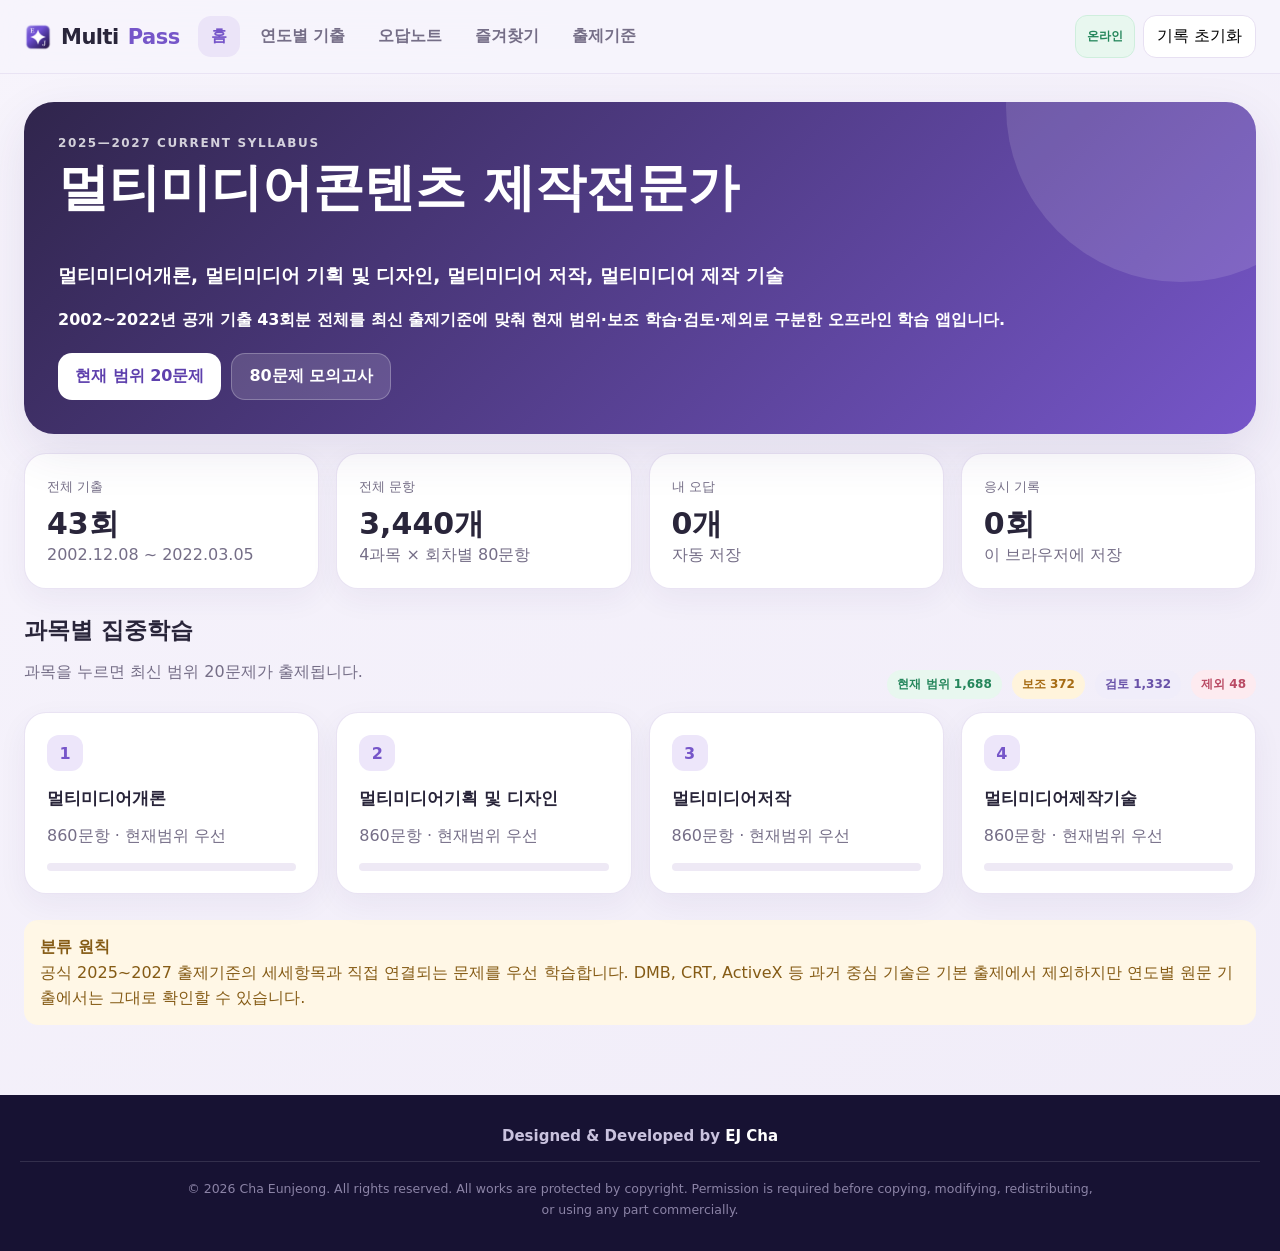
<file: index.html>
<!doctype html>
<html lang="ko">
<head>
<meta charset="utf-8">
<meta name="viewport" content="width=device-width,initial-scale=1">
<meta name="description" content="멀티미디어콘텐츠제작전문가 필기 기출 학습 앱">
<title>MultiPass · 멀티미디어콘텐츠제작전문가</title>
<link rel="icon" type="image/png" href="images/차은정파비콘완성.png">
<link rel="stylesheet" href="style.css">
<link rel="manifest" href="./manifest.json">
<meta name="theme-color" content="#7656C9">
<meta name="apple-mobile-web-app-capable" content="yes">
<meta name="apple-mobile-web-app-status-bar-style" content="default">
<meta name="apple-mobile-web-app-title" content="MultiPass">
<link rel="apple-touch-icon" href="./icons/icon-192.png">

</head>
<body>
<div class="app">
<header class="topbar"><div class="topbar-inner">
<div class="brand"><img src="images/차은정파비콘완성.png" alt="MultiPass logo" class="brand-logo">Multi<span>Pass</span></div>
<nav class="nav">
<button class="active" data-view="dashboard">홈</button><button data-view="exams">연도별 기출</button>
<button data-view="wrong">오답노트</button><button data-view="bookmarks">즐겨찾기</button><button data-view="syllabus">출제기준</button>
</nav><div class="header-actions"><button id="install-btn" class="icon-btn hidden">앱 설치</button><span id="offline-status" class="offline-status">온라인</span><button id="reset-btn" class="icon-btn">기록 초기화</button></div>
</div></header>
<main class="main">
<section id="view-dashboard" class="view">
<div class="hero"><div class="eyebrow">2025—2027 CURRENT SYLLABUS</div><h1>멀티미디어콘텐츠 제작전문가</h1><br><h3>멀티미디어개론, 멀티미디어 기획 및 디자인, 멀티미디어 저작, 멀티미디어 제작 기술</h3>
<h4>2002~2022년 공개 기출 43회분 전체를 최신 출제기준에 맞춰 현재 범위·보조 학습·검토·제외로 구분한 오프라인 학습 앱입니다.</h4>
<div class="hero-actions"><button id="start-focus" class="btn btn-primary">현재 범위 20문제</button><button id="start-mock" class="btn btn-soft">80문제 모의고사</button></div></div>
<div id="dashboard-stats" class="grid stats"></div>
<section class="section"><div class="section-head"><div><h2>과목별 집중학습</h2><p class="muted">과목을 누르면 최신 범위 20문제가 출제됩니다.</p></div><div id="status-summary" class="filters"></div></div><div id="subject-cards" class="grid subject-grid"></div></section>
<section class="section"><div class="notice"><b>분류 원칙</b><br>공식 2025~2027 출제기준의 세세항목과 직접 연결되는 문제를 우선 학습합니다. DMB, CRT, ActiveX 등 과거 중심 기술은 기본 출제에서 제외하지만 연도별 원문 기출에서는 그대로 확인할 수 있습니다.</div></section>
</section>

<section id="view-exams" class="view hidden"><div class="section-head"><div><h2>연도별 기출문제</h2><p class="muted">43회분 원문 구성 그대로 80문제를 풉니다.</p></div></div><div class="card table-wrap"><table class="exam-table"><thead><tr><th>시험일</th><th>문항</th><th></th></tr></thead><tbody id="exam-list"></tbody></table></div></section>

<section id="view-quiz" class="view hidden">
<div class="section-head"><div><h2 id="quiz-title"></h2><div class="muted"><span id="quiz-progress"></span> · <span id="timer">00:00</span></div></div><button class="btn btn-outline" onclick="finishSession()">채점하기</button></div>
<div class="question-layout"><article class="card question-card"><div id="question-meta" class="question-meta"></div><div id="question-text" class="question-text"></div><div id="options" class="options"></div><div id="explain" class="explain hidden"></div><div class="question-actions"><div><button class="btn btn-outline" onclick="prevQ()">이전</button> <button class="btn btn-outline" id="bookmark-btn" onclick="toggleBookmark()">☆ 즐겨찾기</button></div><button class="btn btn-purple" onclick="nextQ()">다음</button></div></article>
<aside class="card question-side"><h3>문제 이동</h3><div id="question-dots" class="side-list"></div></aside></div></section>

<section id="view-result" class="view hidden"><div class="section-head"><div><h2>학습 결과</h2><p class="muted">과목별 점수와 오답을 확인하세요.</p></div><button class="btn btn-purple" onclick="showView('dashboard')">홈으로</button></div><div id="result-main"></div><div id="result-subjects" class="grid result-grid section"></div><div class="notice section">80문제 모의고사는 과목별 40점 이상, 전 과목 평균 60점 이상을 합격권으로 표시합니다.</div></section>

<section id="view-wrong" class="view hidden"><div class="section-head"><div><h2>오답노트</h2><p class="muted">틀린 문제는 자동 저장되고, 맞히면 자동으로 제거됩니다.</p></div></div><div id="wrong-list" class="grid"></div></section>
<section id="view-bookmarks" class="view hidden"><div class="section-head"><div><h2>즐겨찾기</h2><p class="muted">중요하거나 다시 볼 문제를 모아둡니다.</p></div></div><div id="bookmark-list" class="grid"></div></section>

<section id="view-syllabus" class="view hidden">
<div class="section-head"><div><h2>2025~2027 출제기준</h2><p id="syllabus-counts" class="muted"></p></div></div>
<div class="grid syllabus">
<article class="card"><h3>1과목 · 멀티미디어개론</h3><ul><li>하드웨어, 운영체제, 모바일 OS</li><li>미디어 처리장치·기술·표준·입출력·저장매체</li><li>인터넷방송, IPTV, VR·AR, OTT</li><li>인터넷 일반·표준기구·OSI 7계층</li><li>정보보안과 저작권</li></ul></article>
<article class="card"><h3>2과목 · 기획 및 디자인</h3><ul><li>시장분석, 기획서, 예산·일정·제작팀</li><li>정보디자인, 인터랙션, 사용자 인터페이스</li><li>디자인 요소와 원리, 타이포그래피, 레이아웃</li><li>디지털 색, 색채지각·분류·혼합·조화·배색</li></ul></article>
<article class="card"><h3>3과목 · 멀티미디어저작</h3><ul><li>HTML 기본구조·서식·표·이미지·링크</li><li>CSS 기본규칙·텍스트·박스·레이어 스타일</li><li>JavaScript 기본문법</li><li>HTML5 문법과 API</li><li>DBMS, 관계형 모델, SQL·DDL·DML·DCL</li></ul></article>
<article class="card"><h3>4과목 · 멀티미디어제작기술</h3><ul><li>영상 촬영·편집·출력·조명</li><li>음향 녹음·편집·코덱·MIDI</li><li>영상·음향 압축과 신호처리</li><li>애니메이션 원리·종류·제작기법</li><li>2D·3D 그래픽, 모델링·키애니메이션·렌더링</li></ul></article>
</div><div class="notice section"><b>중요:</b> 상태 분류는 공식 출제기준과 키워드를 대조한 자동 분류입니다. 연도별 기출 메뉴에서는 제외 문제까지 포함한 원문 80문제를 그대로 풀 수 있습니다.</div>
</section>
</main><footer class="footer">
<div class="footer-credit">Designed &amp; Developed by <a href="mailto:cej3968@gmail.com" class="footer-link"><b>EJ Cha</b></a></div>
<div class="footer-divider"></div>
<div class="footer-copyright">© 2026 Cha Eunjeong. All rights reserved. All works are protected by copyright. Permission is required before copying, modifying, redistributing, or using any part commercially.</div>
</footer>
</div>
<script src="data.js"></script><script src="app.js"></script>

<script>
let deferredInstallPrompt = null;
const installButton = document.getElementById("install-btn");
const offlineStatus = document.getElementById("offline-status");

function updateNetworkStatus() {
  if (!offlineStatus) return;
  const online = navigator.onLine;
  offlineStatus.textContent = online ? "온라인" : "오프라인 사용 중";
  offlineStatus.classList.toggle("is-offline", !online);
}
window.addEventListener("online", updateNetworkStatus);
window.addEventListener("offline", updateNetworkStatus);
updateNetworkStatus();

window.addEventListener("beforeinstallprompt", event => {
  event.preventDefault();
  deferredInstallPrompt = event;
  if (installButton) installButton.classList.remove("hidden");
});

if (installButton) {
  installButton.addEventListener("click", async () => {
    if (!deferredInstallPrompt) {
      alert("브라우저 메뉴에서 '홈 화면에 추가' 또는 '앱 설치'를 선택하세요.");
      return;
    }
    deferredInstallPrompt.prompt();
    await deferredInstallPrompt.userChoice;
    deferredInstallPrompt = null;
    installButton.classList.add("hidden");
  });
}

window.addEventListener("appinstalled", () => {
  if (installButton) installButton.classList.add("hidden");
});

if ("serviceWorker" in navigator) {
  window.addEventListener("load", async () => {
    try {
      const registration = await navigator.serviceWorker.register("./service-worker.js");
      console.log("MultiPass PWA registered:", registration.scope);
    } catch (error) {
      console.error("PWA registration failed:", error);
    }
  });
}
</script>

</body></html>
</file>
<file: style.css>
:root{
  --bg:#f4f1fb;--surface:#fff;--surface2:#faf8ff;--text:#29253a;--muted:#756e87;
  --primary:#7656c9;--primary2:#9d83df;--line:#e7e0f2;--good:#24865b;--warn:#a66b13;
  --danger:#b94a64;--shadow:0 18px 50px rgba(63,42,105,.10);--radius:22px
}
*{box-sizing:border-box}html{scroll-behavior:smooth}body{margin:0;font-family:Inter,"Pretendard","Noto Sans KR",system-ui,sans-serif;background:linear-gradient(145deg,#f7f4fc,#f0ecf8);color:var(--text)}
button,input,select{font:inherit}.app{min-height:100vh}.topbar{position:sticky;top:0;z-index:40;background:rgba(247,244,252,.9);backdrop-filter:blur(18px);border-bottom:1px solid rgba(231,224,242,.85)}
.topbar-inner{max-width:1440px;margin:auto;padding:15px 24px;display:flex;align-items:center;gap:18px}.brand{display:flex;align-items:center;gap:9px;font-size:21px;font-weight:900;letter-spacing:-.5px}.brand span{color:var(--primary)}.brand-logo{width:28px;height:28px;border-radius:8px;object-fit:cover}
.nav{display:flex;gap:7px;overflow:auto}.nav button{border:0;background:transparent;color:var(--muted);padding:10px 13px;border-radius:13px;white-space:nowrap;cursor:pointer;font-weight:700}.nav button.active,.nav button:hover{background:#ebe4f8;color:var(--primary)}
.header-actions{margin-left:auto;display:flex;gap:8px}.icon-btn{border:1px solid var(--line);background:white;border-radius:13px;padding:10px 13px;cursor:pointer}
.main{max-width:1440px;margin:auto;padding:28px 24px 70px}.hero{background:linear-gradient(135deg,#30254c,#7656c9);color:#fff;border-radius:30px;padding:34px;box-shadow:var(--shadow);position:relative;overflow:hidden}
.hero:after{content:"";position:absolute;width:350px;height:350px;border-radius:50%;right:-100px;top:-170px;background:rgba(255,255,255,.12)}.eyebrow{font-size:12px;font-weight:900;letter-spacing:1.6px;opacity:.78}.hero h1{font-size:clamp(29px,4vw,52px);line-height:1.08;margin:10px 0}.hero p{max-width:760px;line-height:1.7;color:#e7ddff}.hero-actions{display:flex;gap:10px;flex-wrap:wrap;margin-top:22px}
.btn{border:0;border-radius:14px;padding:12px 17px;font-weight:800;cursor:pointer}.btn-primary{background:#fff;color:#5e40ad}.btn-soft{background:rgba(255,255,255,.14);color:#fff;border:1px solid rgba(255,255,255,.25)}.btn-purple{background:var(--primary);color:white}.btn-outline{background:white;border:1px solid var(--line);color:var(--text)}.btn-danger{background:#fff0f3;color:var(--danger)}
.grid{display:grid;gap:17px}.stats{grid-template-columns:repeat(4,1fr);margin:19px 0}.card{background:var(--surface);border:1px solid rgba(231,224,242,.9);border-radius:var(--radius);box-shadow:0 10px 30px rgba(63,42,105,.055);padding:22px}.stat b{display:block;font-size:30px;margin-top:8px}.stat small,.muted{color:var(--muted)}
.section{margin-top:26px}.section-head{display:flex;justify-content:space-between;align-items:end;gap:15px;margin-bottom:13px}.section h2{margin:0;font-size:23px}.subject-grid{grid-template-columns:repeat(4,1fr)}.subject-card{cursor:pointer;transition:.2s}.subject-card:hover{transform:translateY(-3px);box-shadow:var(--shadow)}.subject-num{display:inline-grid;place-items:center;width:36px;height:36px;border-radius:12px;background:#ede6fa;color:var(--primary);font-weight:900}.subject-card h3{margin:16px 0 6px;font-size:17px}.progress{height:8px;background:#eee9f5;border-radius:99px;overflow:hidden;margin-top:15px}.progress i{display:block;height:100%;background:linear-gradient(90deg,var(--primary),var(--primary2));border-radius:99px}
.filters{display:flex;gap:10px;flex-wrap:wrap;align-items:center}.filters select,.filters input{border:1px solid var(--line);background:white;border-radius:13px;padding:11px 13px;color:var(--text)}.filters input{min-width:260px;flex:1}.pill{display:inline-flex;align-items:center;gap:5px;padding:6px 10px;border-radius:999px;font-size:12px;font-weight:800}.pill.current{background:#e8f7ef;color:var(--good)}.pill.supplement{background:#fff4dc;color:var(--warn)}.pill.review{background:#f0edfa;color:#6851a8}.pill.excluded{background:#fdebf0;color:var(--danger)}
.question-layout{display:grid;grid-template-columns:minmax(0,1fr) 290px;gap:18px}.question-card{padding:27px}.question-meta{display:flex;flex-wrap:wrap;gap:8px;align-items:center}.question-text{font-size:20px;line-height:1.65;font-weight:800;margin:22px 0}.options{display:grid;gap:10px}.option{width:100%;text-align:left;border:1px solid var(--line);background:#fff;border-radius:15px;padding:15px;cursor:pointer;line-height:1.5}.option:hover{border-color:#bba8e7;background:#fbf9ff}.option.selected{border-color:var(--primary);background:#f0eafb}.option.correct{border-color:#5eb68a;background:#eaf8f1}.option.wrong{border-color:#df8296;background:#fff0f3}.option strong{display:inline-grid;place-items:center;width:27px;height:27px;border-radius:9px;background:#f0ebf8;margin-right:8px}.explain{margin-top:16px;padding:15px;border-radius:14px;background:#f8f5fc;line-height:1.6}.question-actions{display:flex;gap:9px;justify-content:space-between;flex-wrap:wrap;margin-top:20px}.side-list{display:grid;grid-template-columns:repeat(5,1fr);gap:7px}.qdot{border:1px solid var(--line);background:white;border-radius:9px;height:38px;cursor:pointer;font-size:12px}.qdot.active{background:var(--primary);color:white}.qdot.done{border-color:#70bd93;background:#edf9f2}.qdot.wrong{border-color:#dc8195;background:#fff0f3}
.empty{text-align:center;padding:60px 20px;color:var(--muted)}.table-wrap{overflow:auto}.exam-table{width:100%;border-collapse:collapse}.exam-table th,.exam-table td{text-align:left;padding:13px;border-bottom:1px solid var(--line)}.exam-table tr:hover td{background:#faf8ff}.result-grid{grid-template-columns:repeat(5,1fr)}.score{font-size:38px;font-weight:900}.notice{padding:14px 16px;border-radius:14px;background:#fff7e6;color:#855b15;line-height:1.6}.syllabus{grid-template-columns:repeat(2,1fr)}.syllabus h3{margin-top:0}.syllabus ul{padding-left:20px;line-height:1.9;color:#5f5870}.hidden{display:none!important}.footer{text-align:center;background:#171233;padding:32px 20px 30px}.footer-credit{font-size:15px;font-weight:600;color:#c9c2de}.footer-credit b{color:#fff;font-weight:900}.footer-link{text-decoration:none;cursor:pointer}.footer-link:hover b{text-decoration:underline}.footer-divider{height:1px;max-width:1440px;margin:16px auto;background:rgba(255,255,255,.12)}.footer-copyright{max-width:920px;margin:0 auto;font-size:12.5px;line-height:1.7;color:#8b83a6}
@media(max-width:980px){.stats,.subject-grid{grid-template-columns:repeat(2,1fr)}.question-layout{grid-template-columns:1fr}.question-side{order:-1}.side-list{grid-template-columns:repeat(10,1fr)}.syllabus{grid-template-columns:1fr}.result-grid{grid-template-columns:repeat(2,1fr)}}
@media(max-width:600px){.topbar-inner{padding:11px 14px;display:block}.brand{margin-bottom:8px}.header-actions{display:none}.main{padding:15px 12px 50px}.hero{padding:25px 20px;border-radius:22px}.stats,.subject-grid{grid-template-columns:1fr 1fr}.card{padding:17px;border-radius:18px}.question-card{padding:19px}.question-text{font-size:17px}.filters input{min-width:100%}.side-list{grid-template-columns:repeat(8,1fr)}}

.offline-status{
  display:inline-flex;align-items:center;padding:9px 11px;border-radius:12px;
  font-size:12px;font-weight:800;background:#e8f7ef;color:#24865b;
  border:1px solid #cfeedd;white-space:nowrap
}
.offline-status.is-offline{background:#fff4dc;color:#a66b13;border-color:#f0ddb5}
@media(max-width:600px){
  .header-actions{display:flex;margin-top:9px;margin-left:0;overflow:auto}
  #reset-btn{display:none}
}

/* v5: 학습 해설 + 헷갈린 문제 저장 */
.answer-title{font-size:18px;font-weight:900;margin-bottom:12px;color:var(--text)}
.explanation-block{display:grid;gap:8px}
.explanation-block p{margin:0;line-height:1.65}
.explanation-block .knowledge-line{padding:12px 14px;border-radius:12px;background:#fff;border:1px solid var(--line);font-weight:700}
.explain-foot{margin-top:13px;color:var(--muted);font-size:13px;line-height:1.55}
.uncertain-btn{width:100%;margin-top:15px;border:1px solid #d8ccef;background:white;color:#5e4a8a;border-radius:14px;padding:13px 14px;display:flex;align-items:center;justify-content:center;gap:9px;font-weight:850;cursor:pointer}
.uncertain-btn:hover{background:#faf7ff;border-color:#a991df}
.uncertain-btn.active{background:#fff3d9;border-color:#e6b95d;color:#80570d}
.check-box{width:22px;height:22px;border:2px solid currentColor;border-radius:6px;display:inline-grid;place-items:center;font-size:14px;line-height:1}
@media(max-width:600px){.answer-title{font-size:17px}.uncertain-btn{font-size:14px;line-height:1.4}}
</file>
